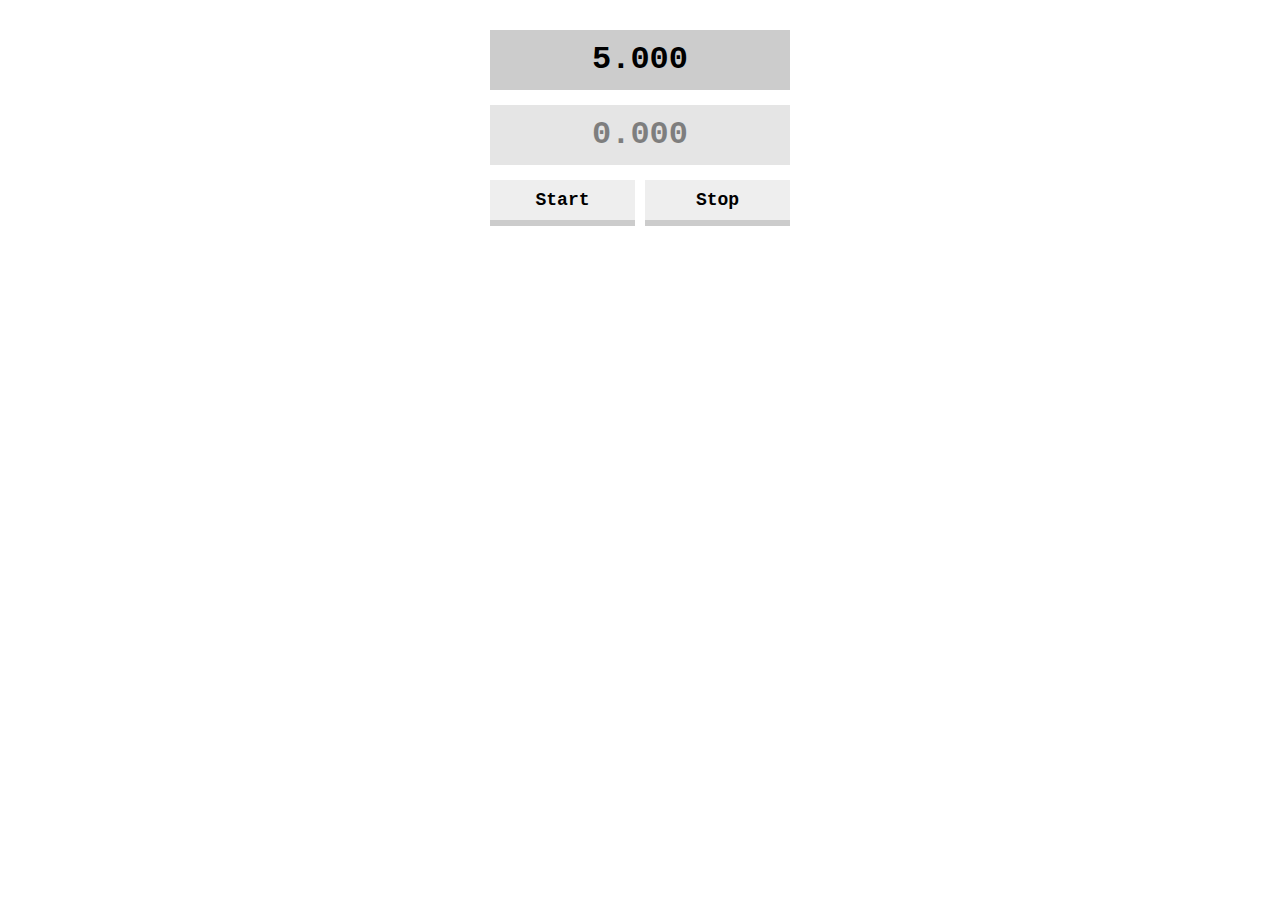
<file: JS_5seconds/index.html>
<!DOCTYPE html>
<html lang="ja" dir="ltr">
  <head>
    <meta charset="utf-8">
    <title>5 seconds!</title>
    <link rel="stylesheet" href="css/styles.css">
  </head>
  <body>
    <div class="container">
      <div id="target">5.000</div>
      <div id="result" class="standby">0.000</div>
      <div class="buttons">
        <div id="start">Start</div>
        <div id="stop">Stop</div>
        </div>
      </div>


    </div>
    <script src="js/main.js"></script>
  </body>
</html>
</file>
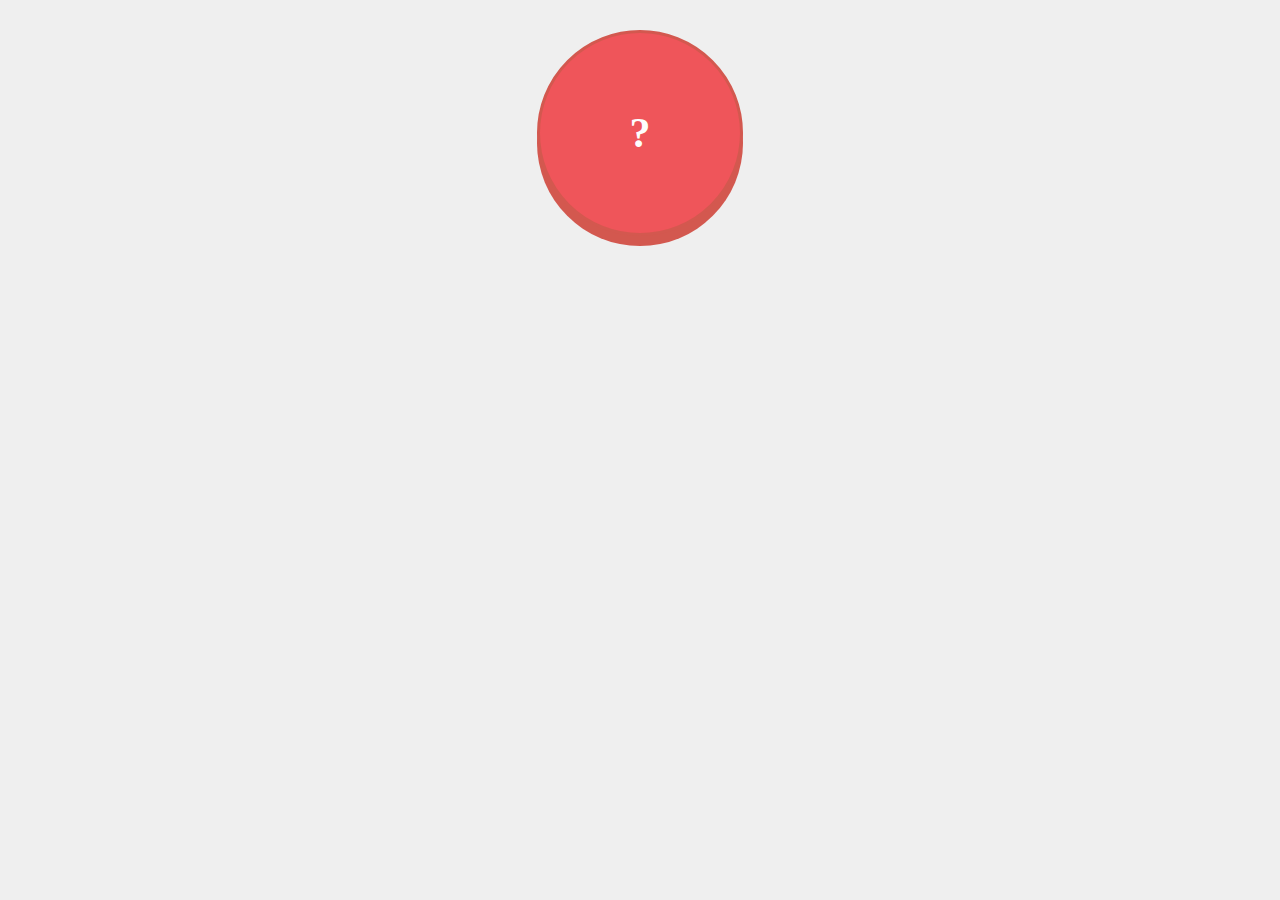
<file: JSkihon/index.html>
<!DOCTYPE html>
<html lang="ja">
  <head>
    <meta charset="utf-8">
    <title>おみくじ</title>
    <link rel="stylesheet" href="css/styles.css">
  </head>
  <body>

    <div id="btn">?</div>
    <script src="js/main.js">
    </script>

  </body>
</html>
</file>
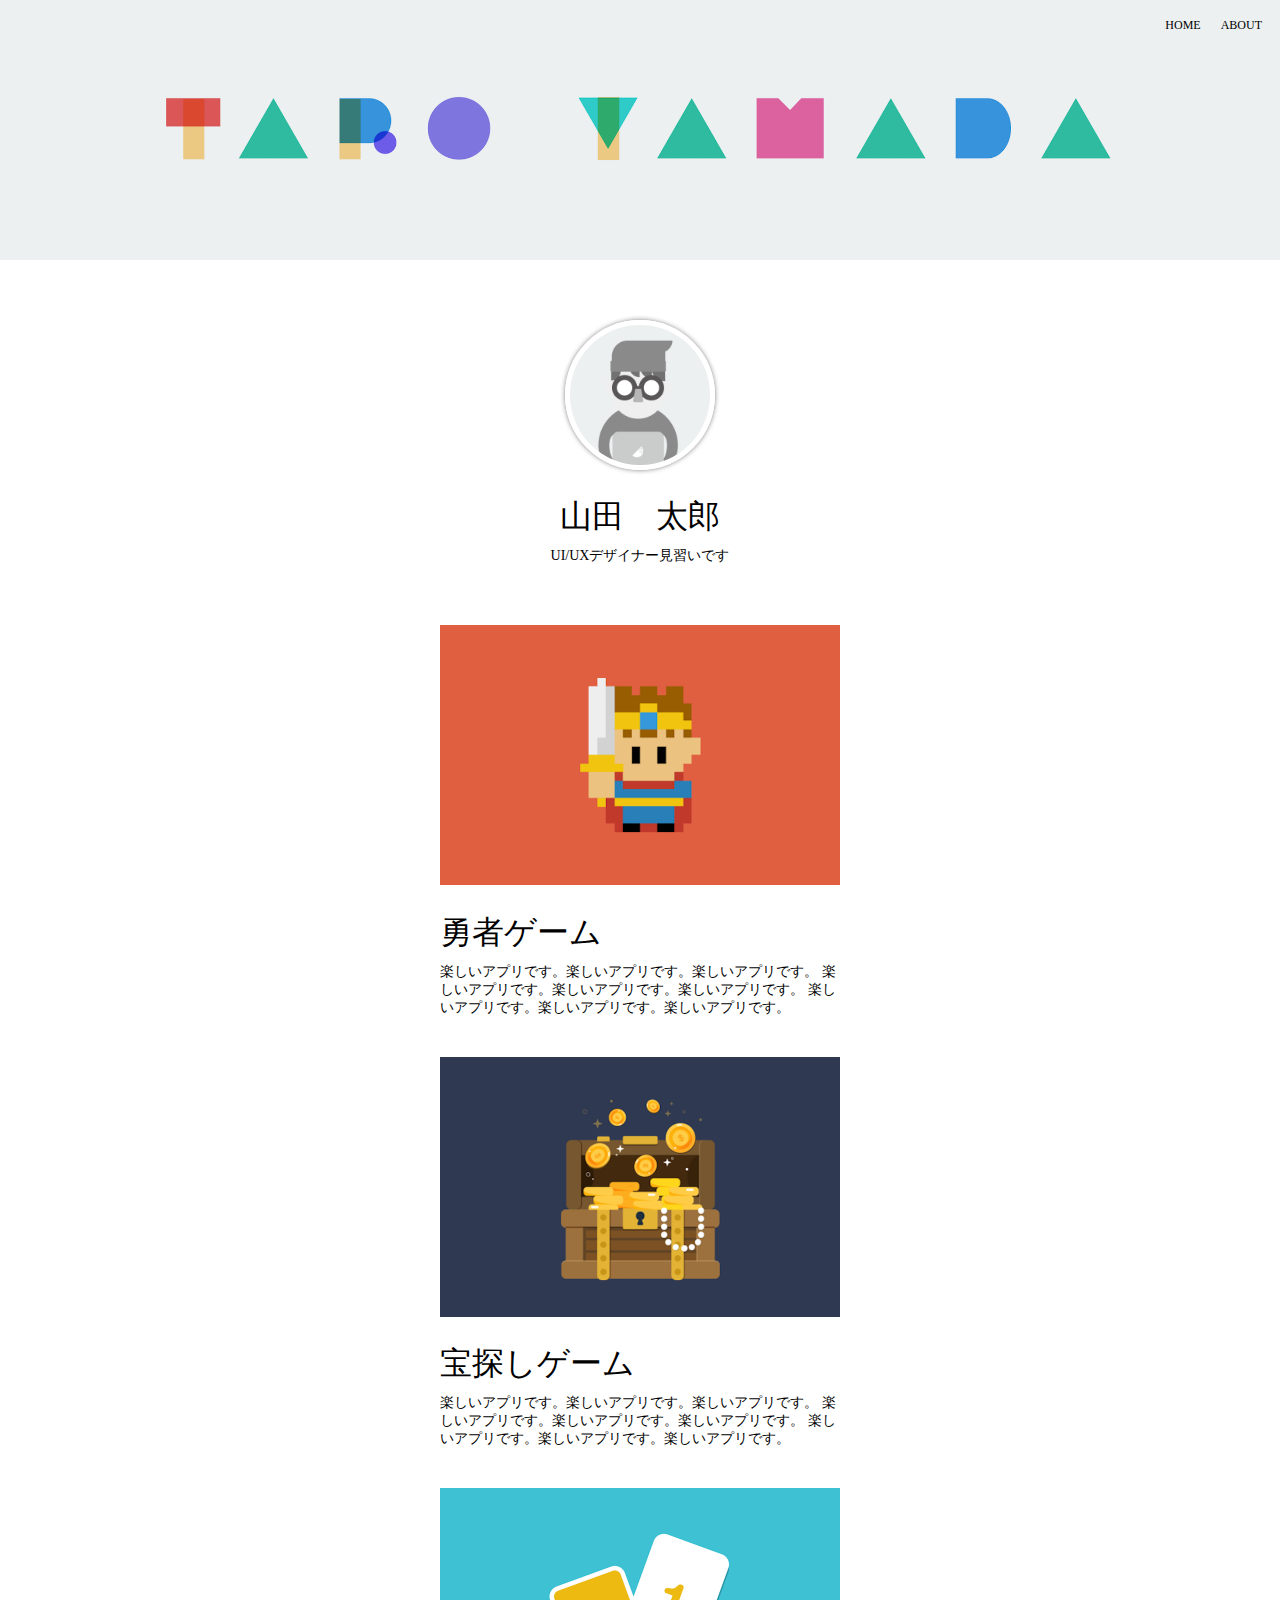
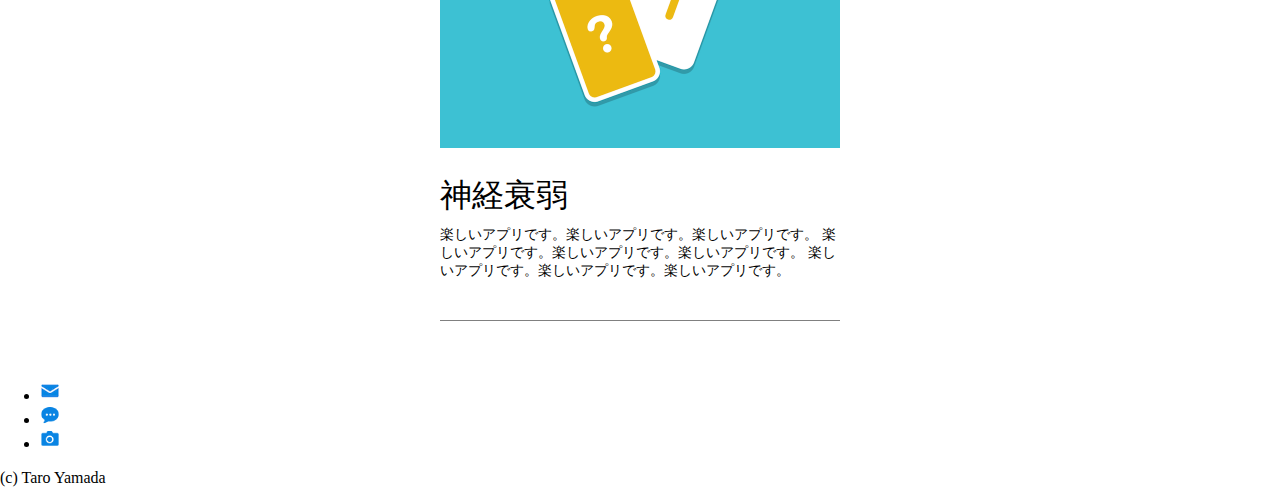
<file: myPorfolio/index.html>
<!DOCTYPE html>
<html lang="ja" dir="ltr">
<head>
  <meta charset="utf-8">
  <title>太郎のポートフォリオサイト</title>
  <link rel="icon" href="favicon.ico">
  <meta name="description:" content="太郎のポートフォリオサイトです。">
  <link rel="stylesheet" href="css/styles.css">
</head>
<body>
  <!--  -->
  <header>
    <nav>
      <ul>
        <li>
          <a href="index.html">
            HOME
          </a>
        </li>
        <li>
          <a href="about.html" target="_blank">
            ABOUT
          </a>
        </li>
      </ul>
    </nav>
    <!-- <img src="img/header.png" width="400" height="130" art="ヘッダー画像"> -->
  </header>

  <section>
    <img src="img/taro.png" width="140" height="140" art="太郎のアイコン" class="icon">
    <h1>山田　太郎</h1>
    <p>UI/UXデザイナー見習いです</p>
  </section>

  <div class="works">
    <section>
      <img src="img/work1.png" width="400" height="260" art="勇者ゲーム">
      <h1>勇者ゲーム</h1>
      <p>楽しいアプリです。楽しいアプリです。楽しいアプリです。
        楽しいアプリです。楽しいアプリです。楽しいアプリです。
        楽しいアプリです。楽しいアプリです。楽しいアプリです。
      </p>
    </section>

    <section>
      <img src="img/work2.png" width="400" height="260" art="宝探しゲームy">
      <h1>宝探しゲーム</h1>
      <p>楽しいアプリです。楽しいアプリです。楽しいアプリです。
        楽しいアプリです。楽しいアプリです。楽しいアプリです。
        楽しいアプリです。楽しいアプリです。楽しいアプリです。</p>
    </section>

    <section>
      <img src="img/work3.png" width="400" height="260" art="神経衰弱">
      <h1>神経衰弱</h1>
      <p>楽しいアプリです。楽しいアプリです。楽しいアプリです。
        楽しいアプリです。楽しいアプリです。楽しいアプリです。
        楽しいアプリです。楽しいアプリです。楽しいアプリです。</p>
    </section>
  </div>

  <footer>
    <ul>
      <li>
        <a href="mailto:madoka@freemind.co.jp" target="_blank">
          <img src="img/mail.png" width="20" height="20" alt="メール送信">
        </a>
      </li>
      <li>
        <a href="https://dotinstall.com"target="_blank">
          <img src="img/blog.png" width="20" height="20" alt="ブログサイトへ">
        </a>
      </li>
      <li>
        <a href="https://dotinstall.com">
          <img src="img/photos.png" width="20" height="20" alt="写真サイトへ">
        </a>
      </li>
    </ul>

    <p>(c) Taro Yamada</p>
  </footer>
</body>
</html>
</file>
<file: JS_5seconds/css/styles.css>
.container{
  font-family: 'Courier New',sans-serif;
  width: 300px;
  margin: 30px auto 0;
  text-align: center;
  font-weight: bold;
}

#target,#result{
  font-size: 32px;
  margin-bottom: 15px;
  background: #ccc;
  height: 60px;
  line-height: 60px;
}

#start {
  float: left;
}

#stop {
  float:right;
}

#start,#stop{
  cursor: pointer;
  font-size: 18px;
  width: 145px;
  background: #eee;
  height: 40px;
  line-height: 40px;
  box-shadow: 0 6px 0 #ccc;
}

#result.standby{
  opacity: 0.5;
}

#result.perfect{
  background: #FA5858;
  color: #fff;
}

#start.pushed, #stop.pushed{
  margin-top: 3px;
  box-shadow: 0 3px 0 #ccc;
}
</file>
<file: JSkihon/css/styles.css>
@charset "utf-8";

body {
  background: #efefef;
}

#btn{
  margin: 30px auto 0;
  width: 200px;
  height: 200px;
  border-radius: 50%;
  background: #EF454A;
  text-align: center;
  line-height: 200px;
  color: #fff;
  font-size: 42px;
  font-weight: bold;
  cursor:pointer;
  opacity:0.9;
  box-shadow: 0 10px 0 #D1483E;
  border: 3px solid #D1483E;
  user-select: none;
}

#btn:hover{
  opacity:1;
}

#btn.pushed{
  margin-top: 36px;
  box-shadow: 0 4px 0 #D1483E;
}
</file>
<file: myPorfolio/css/styles.css>
body{
  color: #333
  font-family: Verdana, sans-serif;
  /* margin-top: 0px;
  margin-bottom: 0px;
  margin-right: 0px;
  margin-left: 0px; */
  margin: 0;
}

header {
  text-align: right;
  padding: 10px;
  background-image: url(../img/header.png);
  height: 240px;
  background-size: cover;
  background-position: 50% 50%;
  margin-bottom: 60px;
}

header ul {
  margin: 0;
  list-style-type: none;
  padding-left: 0px;
}

header li {
  display: inline-block;
  /* padding-top: 4px;
  padding-bottom: 4px;
  padding-left: 8px;
  padding-right: 8px; */
  padding: 4px;
  padding: 8px;
  font-size: 12px;
}

header li > a {
  text-decoration: none;
  color: inherit;
}

header li > a:hover {
  color: royalblue;

}

section {
  text-align: center;
}

section h1 {
  font-weight: normal;
  margin-bottom: 8px;
}

section p {
  margin-top: 0px;
  font-size: 14px;
}

.icon {
  border-radius: 50%;
  border: 5px solid white;
  /* box-shadow: x y blur color*/
  box-shadow: 0 0 5px gray;
}

.works {
  width: 400px;
  margin: 60px auto;
  border-bottom: 1px solid gray;
}

.works > section {
  margin-bottom: 40px;
}

.works h1, .works p {
  text-align: left;
}
</file>
